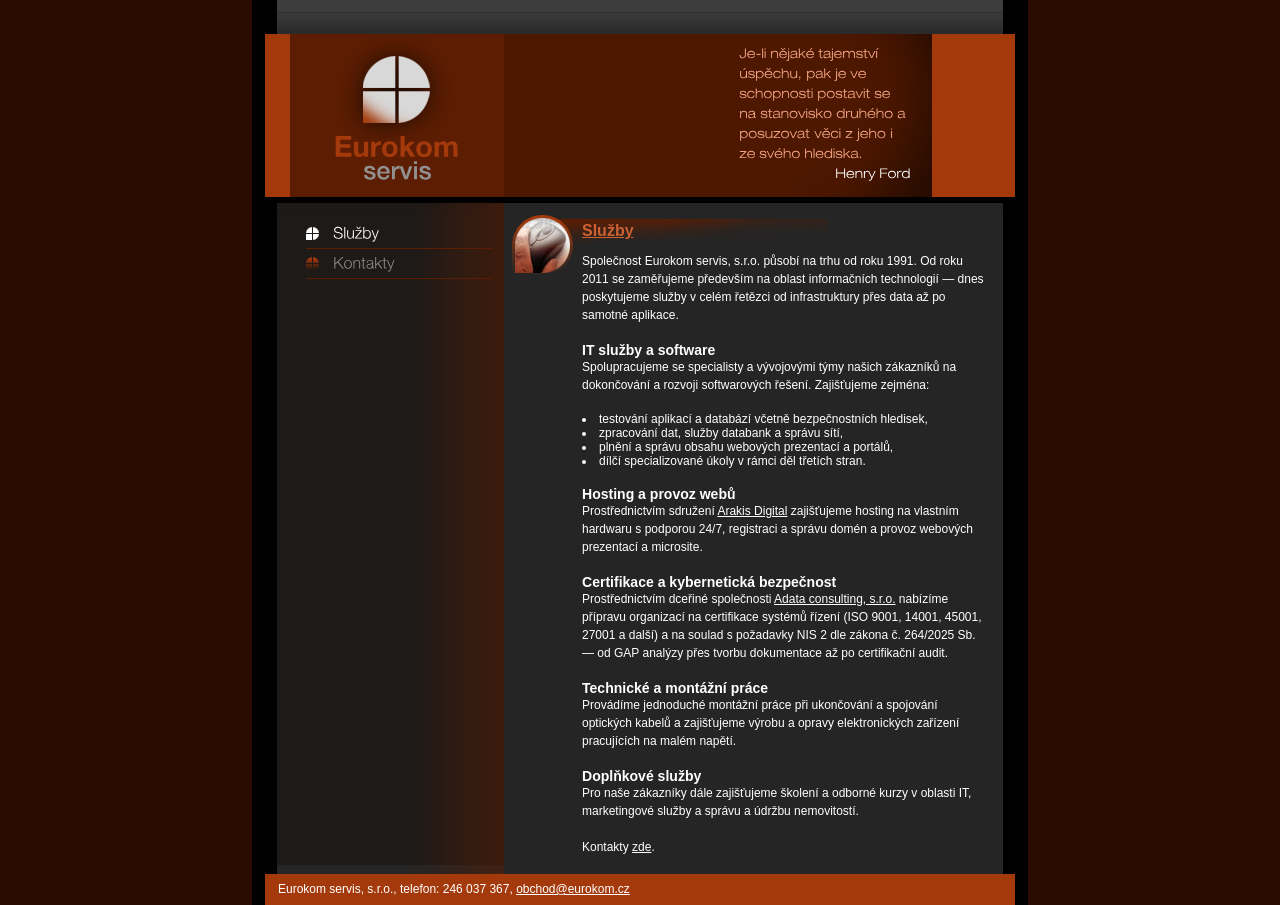
<file: index.html>
<!DOCTYPE html PUBLIC "-//W3C//DTD XHTML 1.0 Strict//EN" "http://www.w3.org/TR/xhtml1/DTD/xhtml1-strict.dtd">
<html xmlns="http://www.w3.org/1999/xhtml">

<head>

<meta http-equiv="Content-Type" content="text/html; charset=utf-8" />
<title>Eurokom servis, s.r.o. — IT služby, hosting a správa dat</title>
<meta name="description" content="Eurokom servis, s.r.o. — IT služby, testování aplikací, zpracování dat, hosting a provoz webů, certifikace ISO a NIS 2. Na trhu od roku 1991." />
<link rel="stylesheet" type="text/css" href="css/eurokom.css" media="screen" />

<script type="text/javascript" src="https://ajax.googleapis.com/ajax/libs/jquery/1.7.2/jquery.js"></script>
<script type="text/javascript" src="./js/cufon-yui.js"></script>
<script src="js/font-replace.js" type="text/javascript"></script>
<script src="js/HelveticaNeueLT_Pro_700b.font.js" type="text/javascript"></script>
<script src="js/Helvetica_Neue_LT_Pro_500m.font.js" type="text/javascript"></script>
<script src="js/Helvetica_Neue_LT_Pro_300ltex.font.js" type="text/javascript"></script>
<script src="js/Helvetica_Neue_LT_Pro_300lt.font.js" type="text/javascript"></script>
</head>

<body>

<!-- Page containers for all pages -->

<div class="mega_container">
	<div class="container">
		<div class="container_in">

<!-- Heading for all pages (heading does not look same on the every page) -->

			<div class="heading1">

			</div>

			<div class="heading2">

			</div>

			<div class="heading3">
				<a class="logo" href="index.html">
					<h1 class="eurokom cfn_b">Eurokom</h1>
					<h1 class="servis cfn_m">servis</h1>
				</a>

				<div class="headpic">

				</div>

				<div class="headline">
					<p class="p1 cfn_ltex">Je-li nějaké tajemství úspěchu, pak je ve schopnosti postavit se na stanovisko druhého a posuzovat věci z jeho i ze svého hlediska.</p>
					<p class="p1 ford cfn_ltex">Henry Ford</p>
				</div>

			</div>

<!-- Main content of current page (or for all pages) -->

			<div class="main_section">

<!-- Menu -->

				<div class="menu">
					<div class="menu_top">
					</div>
					<div class="services cfn_lt">
						Služby
					</div>
					<a class="menu_button cfn_lt" href="contacts.html">Kontakty</a>
				</div>

<!-- Content -->

				<div class="content">
					<h2>Služby</h2>
					<!--div class="picture1"></div-->
					<p class="normal">Společnost Eurokom servis, s.r.o. působí na trhu od roku 1991. Od roku 2011 se zaměřujeme především na oblast informačních technologií — dnes poskytujeme služby v celém řetězci od infrastruktury přes data až po samotné aplikace.</p>

					<h3>IT služby a software</h3>
					<p class="normal">Spolupracujeme se specialisty a vývojovými týmy našich zákazníků na dokončování a rozvoji softwarových řešení. Zajišťujeme zejména:</p>
					<ul>
					<li>testování aplikací a databází včetně bezpečnostních hledisek,</li>
					<li>zpracování dat, služby databank a správu sítí,</li>
					<li>plnění a správu obsahu webových prezentací a portálů,</li>
					<li>dílčí specializované úkoly v rámci děl třetích stran.</li>
					</ul>

					<h3>Hosting a provoz webů</h3>
					<p class="normal">Prostřednictvím sdružení <a class="link1" href="http://arakis-digital.cz/" target="_blank" rel="noopener">Arakis Digital</a> zajišťujeme hosting na vlastním hardwaru s podporou 24/7, registraci a správu domén a provoz webových prezentací a microsite.</p>

					<h3>Certifikace a kybernetická bezpečnost</h3>
					<p class="normal">Prostřednictvím dceřiné společnosti <a class="link1" href="https://www.adataconsulting.cz/" target="_blank" rel="noopener">Adata consulting, s.r.o.</a> nabízíme přípravu organizací na certifikace systémů řízení (ISO 9001, 14001, 45001, 27001 a další) a na soulad s požadavky NIS 2 dle zákona č. 264/2025 Sb. — od GAP analýzy přes tvorbu dokumentace až po certifikační audit.</p>

					<h3>Technické a montážní práce</h3>
					<p class="normal">Provádíme jednoduché montážní práce při ukončování a spojování optických kabelů a zajišťujeme výrobu a opravy elektronických zařízení pracujících na malém napětí.</p>

					<h3>Doplňkové služby</h3>
					<p class="normal">Pro naše zákazníky dále zajišťujeme školení a odborné kurzy v oblasti IT, marketingové služby a správu a údržbu nemovitostí.</p>

					<p class="normal">Kontakty <a class="link1" href="contacts.html">zde</a>.</p>
				</div>

				<div class="menu_bottom">
				</div>
			</div>

<!-- Footer for all pages -->

			<div class="footer">
			<p>Eurokom servis, s.r.o., telefon: 246 037 367, <a class="link1" href="mailto:obchod@eurokom.cz">obchod@eurokom.cz</a></p>
			</div>
		</div>
	</div>
</div>

</body>

</html>
</file>
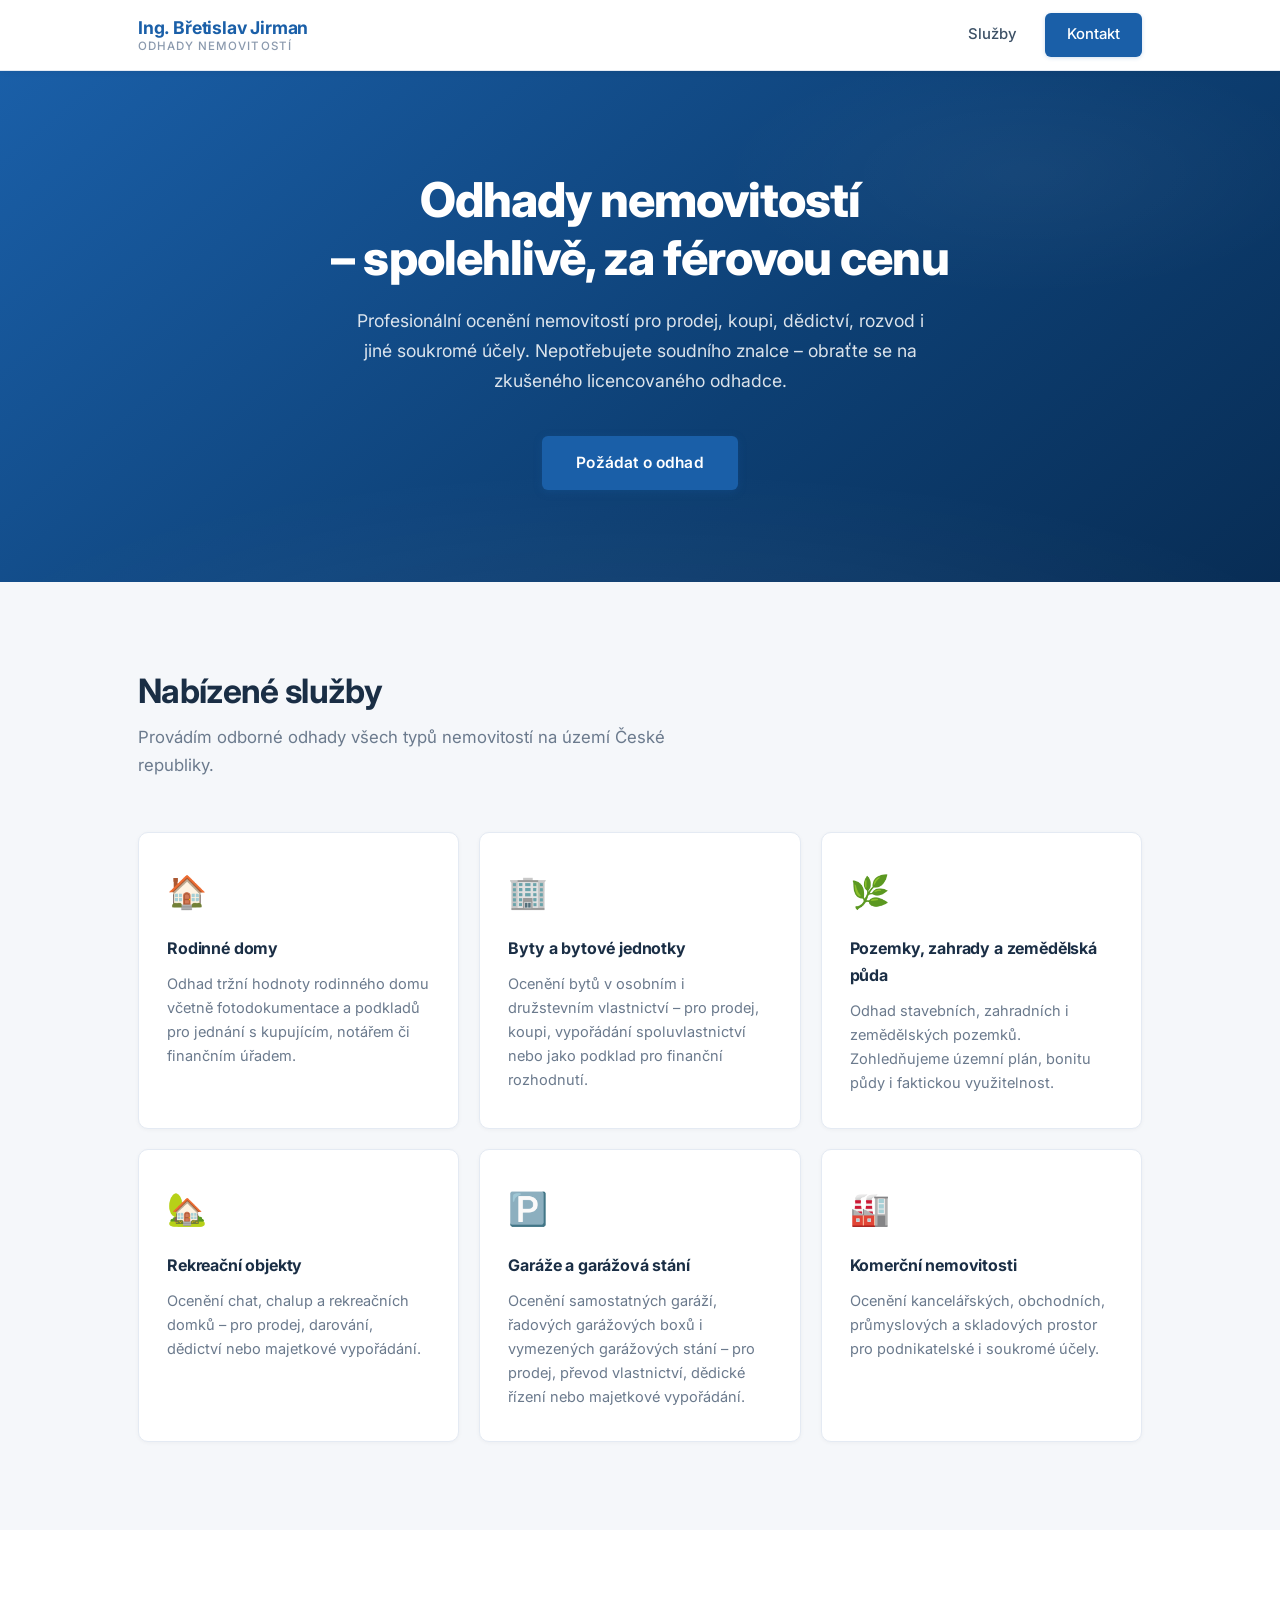
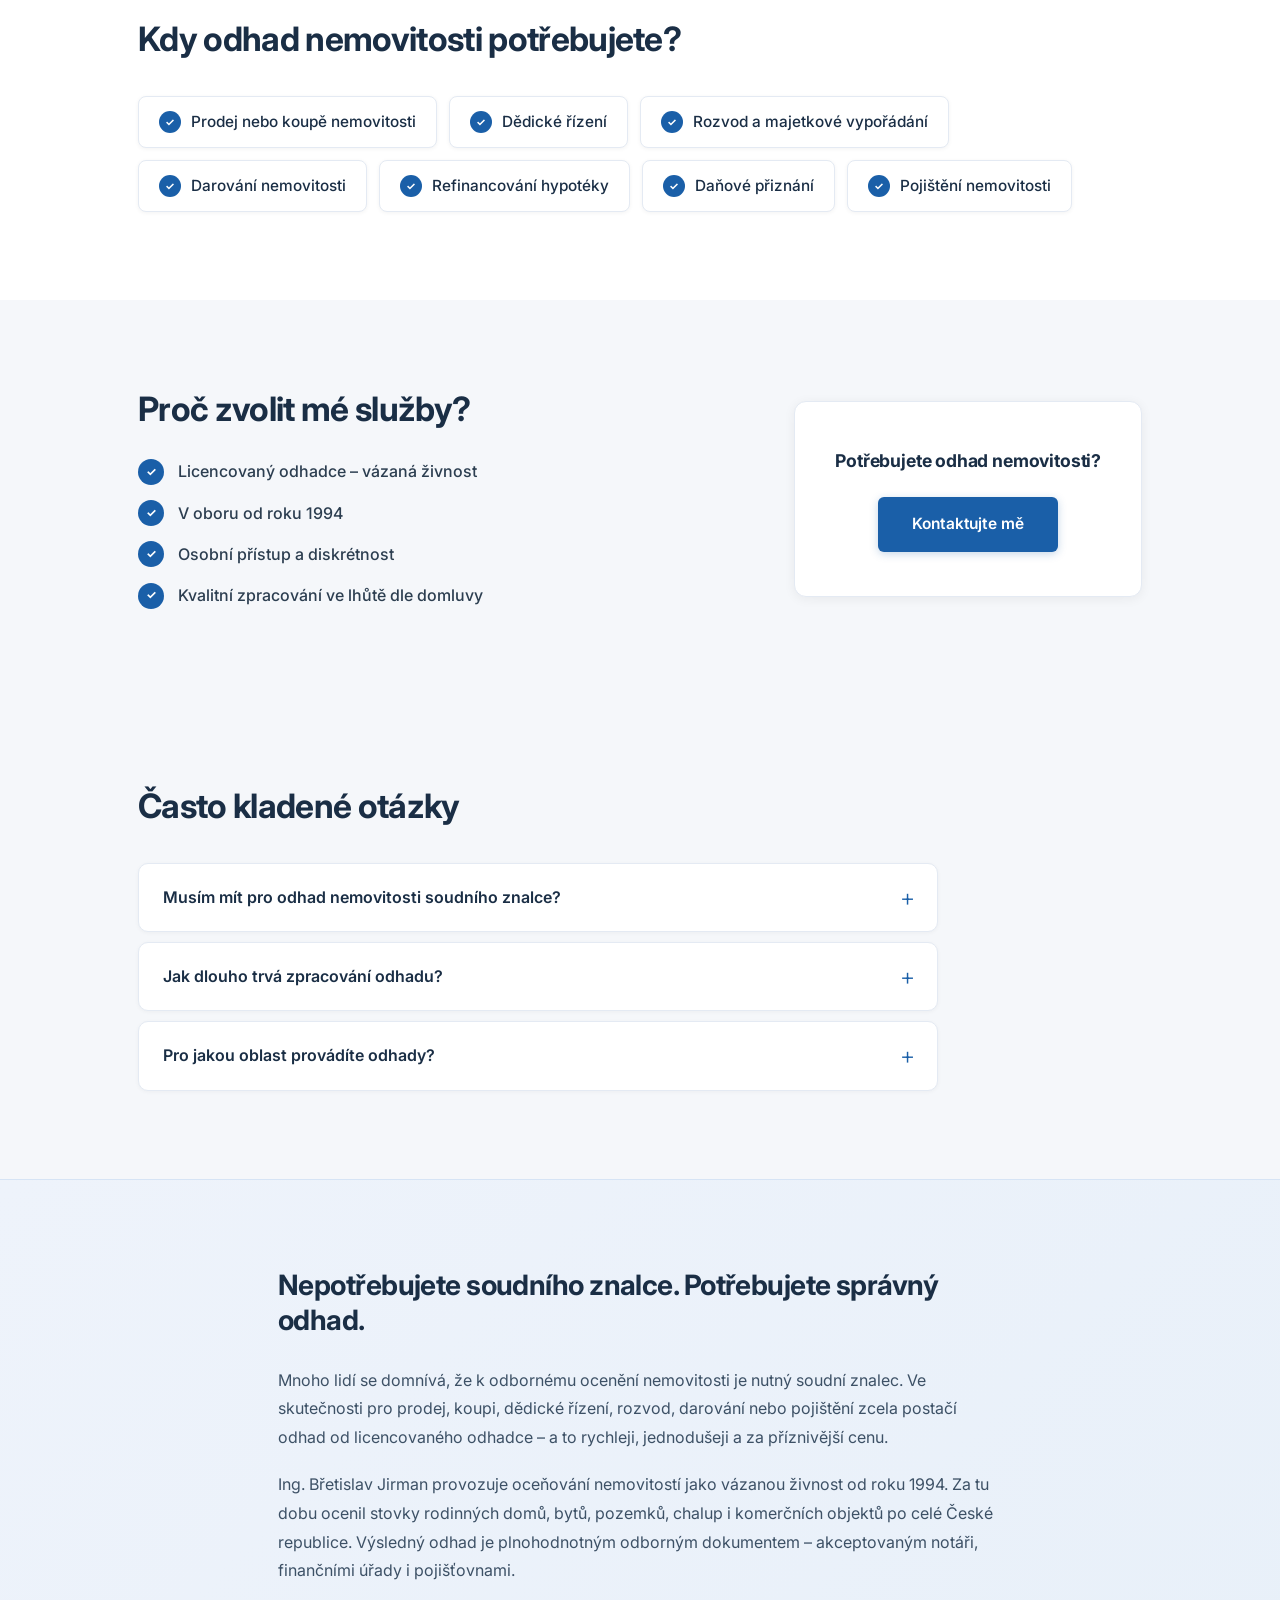
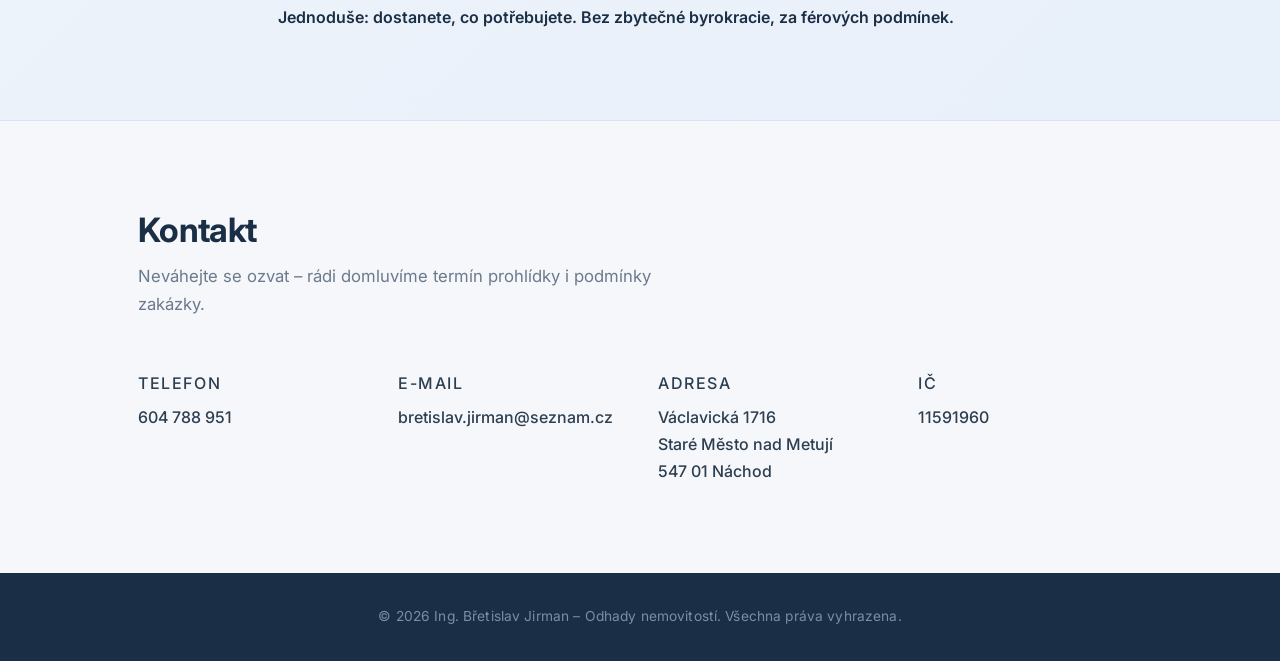
<file: znalec/index.html>
<!DOCTYPE html>
<html lang="cs">
<head>
  <meta charset="UTF-8" />
  <meta name="viewport" content="width=device-width, initial-scale=1.0" />
  <title>Odhad nemovitosti Náchod a okolí | Ing. Břetislav Jirman</title>
  <meta name="description" content="Potřebujete odhad nemovitosti bez soudního znalce? Ocenění domů, bytů, pozemků i chat v Královéhradeckém kraji. Licencovaný odhadce, v oboru od roku 1994. Zavolejte: 604 788 951.">
  <link rel="canonical" href="https://www.jirman.cz/znalec/">

  <meta property="og:type" content="website">
  <meta property="og:url" content="https://www.jirman.cz/znalec/">
  <meta property="og:title" content="Odhad nemovitosti Náchod a okolí | Ing. Břetislav Jirman">
  <meta property="og:description" content="Potřebujete odhad nemovitosti bez soudního znalce? Ocenění domů, bytů, pozemků i chat v Královéhradeckém kraji. Licencovaný odhadce, v oboru od roku 1994. Zavolejte: 604 788 951.">
  <!-- og:image: doplňte konkrétní 1200×630 obrázek -->
  <meta name="twitter:card" content="summary_large_image">

  <script type="application/ld+json">
  {
    "@context": "https://schema.org",
    "@type": "LocalBusiness",
    "name": "Ing. Břetislav Jirman – Odhady nemovitostí",
    "description": "Profesionální odhady nemovitostí – domy, byty, pozemky, chaty. Vázaná živnost, v oboru od roku 1994.",
    "telephone": "+420604788951",
    "email": "bretislav.jirman@seznam.cz",
    "address": {
      "@type": "PostalAddress",
      "streetAddress": "Václavická 1716",
      "addressLocality": "Staré Město nad Metují",
      "postalCode": "547 01",
      "addressCountry": "CZ"
    },
    "areaServed": "Česká republika",
    "foundingDate": "1994"
  }
  </script>

  <link rel="preconnect" href="https://fonts.googleapis.com">
  <link rel="preconnect" href="https://fonts.gstatic.com" crossorigin>
  <link href="https://fonts.googleapis.com/css2?family=Inter:wght@400;500;600;700;800&display=swap" rel="stylesheet">
  <link rel="stylesheet" href="styles.css" />
</head>
<body>

  <!-- HEADER -->
  <header class="site-header">
    <div class="container">
      <div class="logo">
        <span class="logo-name">Ing. Břetislav Jirman</span>
        <span class="logo-tagline">Odhady nemovitostí</span>
      </div>
      <nav class="main-nav">
        <a href="#sluzby">Služby</a>
        <a href="#kontakt" class="btn-nav">Kontakt</a>
      </nav>
    </div>
  </header>

  <!-- HERO -->
  <section class="hero">
    <div class="container">
      <h1>Odhady nemovitostí<br>– spolehlivě, za férovou cenu</h1>
      <p class="hero-sub">Profesionální ocenění nemovitostí pro prodej, koupi, dědictví, rozvod i jiné soukromé účely. Nepotřebujete soudního znalce – obraťte se na zkušeného licencovaného odhadce.</p>
      <a href="#kontakt" class="btn-primary">Požádat o odhad</a>
    </div>
  </section>

  <!-- SLUŽBY -->
  <section id="sluzby" class="services">
    <div class="container">
      <h2>Nabízené služby</h2>
      <p class="section-sub">Provádím odborné odhady všech typů nemovitostí na území České republiky.</p>
      <div class="services-grid">

        <div class="service-card">
          <div class="service-icon">🏠</div>
          <h3>Rodinné domy</h3>
          <p>Odhad tržní hodnoty rodinného domu včetně fotodokumentace a podkladů pro jednání s kupujícím, notářem či finančním úřadem.</p>
        </div>

        <div class="service-card">
          <div class="service-icon">🏢</div>
          <h3>Byty a bytové jednotky</h3>
          <p>Ocenění bytů v osobním i družstevním vlastnictví – pro prodej, koupi, vypořádání spoluvlastnictví nebo jako podklad pro finanční rozhodnutí.</p>
        </div>

        <div class="service-card">
          <div class="service-icon">🌿</div>
          <h3>Pozemky, zahrady a zemědělská půda</h3>
          <p>Odhad stavebních, zahradních i zemědělských pozemků. Zohledňujeme územní plán, bonitu půdy i faktickou využitelnost.</p>
        </div>

        <div class="service-card">
          <div class="service-icon">🏡</div>
          <h3>Rekreační objekty</h3>
          <p>Ocenění chat, chalup a rekreačních domků – pro prodej, darování, dědictví nebo majetkové vypořádání.</p>
        </div>

        <div class="service-card">
          <div class="service-icon">🅿️</div>
          <h3>Garáže a garážová stání</h3>
          <p>Ocenění samostatných garáží, řadových garážových boxů i vymezených garážových stání – pro prodej, převod vlastnictví, dědické řízení nebo majetkové vypořádání.</p>
        </div>

        <div class="service-card">
          <div class="service-icon">🏭</div>
          <h3>Komerční nemovitosti</h3>
          <p>Ocenění kancelářských, obchodních, průmyslových a skladových prostor pro podnikatelské i soukromé účely.</p>
        </div>

      </div>
    </div>
  </section>

  <!-- KDY ODHAD POTŘEBUJETE -->
  <section class="when-needed">
    <div class="container">
      <h2>Kdy odhad nemovitosti potřebujete?</h2>
      <ul class="when-list">
        <li>Prodej nebo koupě nemovitosti</li>
        <li>Dědické řízení</li>
        <li>Rozvod a majetkové vypořádání</li>
        <li>Darování nemovitosti</li>
        <li>Refinancování hypotéky</li>
        <li>Daňové přiznání</li>
        <li>Pojištění nemovitosti</li>
      </ul>
    </div>
  </section>

  <!-- PROČ JÁ -->
  <section class="why">
    <div class="container why-inner">
      <div class="why-text">
        <h2>Proč zvolit mé služby?</h2>
        <ul class="why-list">
          <li><span class="check">✓</span> Licencovaný odhadce – vázaná živnost</li>
          <li><span class="check">✓</span> V oboru od roku 1994</li>
          <li><span class="check">✓</span> Osobní přístup a diskrétnost</li>
          <li><span class="check">✓</span> Kvalitní zpracování ve lhůtě dle domluvy</li>
        </ul>
      </div>
      <div class="why-cta">
        <p>Potřebujete odhad nemovitosti?</p>
        <a href="#kontakt" class="btn-primary">Kontaktujte mě</a>
      </div>
    </div>
  </section>

  <!-- FAQ -->
  <section class="faq">
    <div class="container">
      <h2>Často kladené otázky</h2>
      <div class="faq-list">

        <details class="faq-item">
          <summary class="faq-question">Musím mít pro odhad nemovitosti soudního znalce?</summary>
          <div class="faq-answer">
            <p>Pro většinu běžných účelů – prodej, dědictví, rozvod, darování nebo refinancování – soudního znalce nepotřebujete. Postačí odhad od licencovaného odhadce provozujícího oceňování jako vázanou živnost. Je to rychlejší a cenově výhodnější.</p>
          </div>
        </details>

        <details class="faq-item">
          <summary class="faq-question">Jak dlouho trvá zpracování odhadu?</summary>
          <div class="faq-answer">
            <p>Termín zpracování domluvíme individuálně dle vašich potřeb a situace.</p>
          </div>
        </details>

        <details class="faq-item">
          <summary class="faq-question">Pro jakou oblast provádíte odhady?</summary>
          <div class="faq-answer">
            <p>Provádím odhady nemovitostí na celém území České republiky. Nejčastěji se jedná o nemovitosti v Náchodě, okolních obcích a v celém Královéhradeckém kraji.</p>
          </div>
        </details>

      </div>
    </div>
  </section>

  <!-- PR SEKCE -->
  <section class="pr-section">
    <div class="container pr-inner">
      <h2>Nepotřebujete soudního znalce. Potřebujete správný odhad.</h2>
      <p>Mnoho lidí se domnívá, že k odbornému ocenění nemovitosti je nutný soudní znalec. Ve skutečnosti pro prodej, koupi, dědické řízení, rozvod, darování nebo pojištění zcela postačí odhad od licencovaného odhadce – a to rychleji, jednodušeji a za příznivější cenu.</p>
      <p>Ing. Břetislav Jirman provozuje oceňování nemovitostí jako vázanou živnost od roku 1994. Za tu dobu ocenil stovky rodinných domů, bytů, pozemků, chalup i komerčních objektů po celé České republice. Výsledný odhad je plnohodnotným odborným dokumentem – akceptovaným notáři, finančními úřady i pojišťovnami.</p>
      <p>Jednoduše: dostanete, co potřebujete. Bez zbytečné byrokracie, za férových podmínek.</p>
    </div>
  </section>

  <!-- KONTAKT -->
  <section id="kontakt" class="contact">
    <div class="container">
      <h2>Kontakt</h2>
      <p class="section-sub">Neváhejte se ozvat – rádi domluvíme termín prohlídky i podmínky zakázky.</p>

      <div class="contact-info-only">
        <div class="contact-item">
          <span class="contact-label">Telefon</span>
          <a href="tel:+420604788951">604 788 951</a>
        </div>
        <div class="contact-item">
          <span class="contact-label">E-mail</span>
          <a href="mailto:bretislav.jirman@seznam.cz">bretislav.jirman@seznam.cz</a>
        </div>
        <div class="contact-item">
          <span class="contact-label">Adresa</span>
          <span>Václavická 1716<br>Staré Město nad Metují<br>547 01 Náchod</span>
        </div>
        <div class="contact-item">
          <span class="contact-label">IČ</span>
          <a href="https://rzp.gov.cz/verejne-udaje/cs/udaje/vyber-subjektu;ico=11591960;roleSubjektu=P" target="_blank" rel="noopener">11591960</a>
        </div>
      </div>
    </div>
  </section>

  <!-- FOOTER -->
  <footer class="site-footer">
    <div class="container">
      <p>&copy; 2026 Ing. Břetislav Jirman – Odhady nemovitostí. Všechna práva vyhrazena.</p>
    </div>
  </footer>

</body>
</html>
</file>
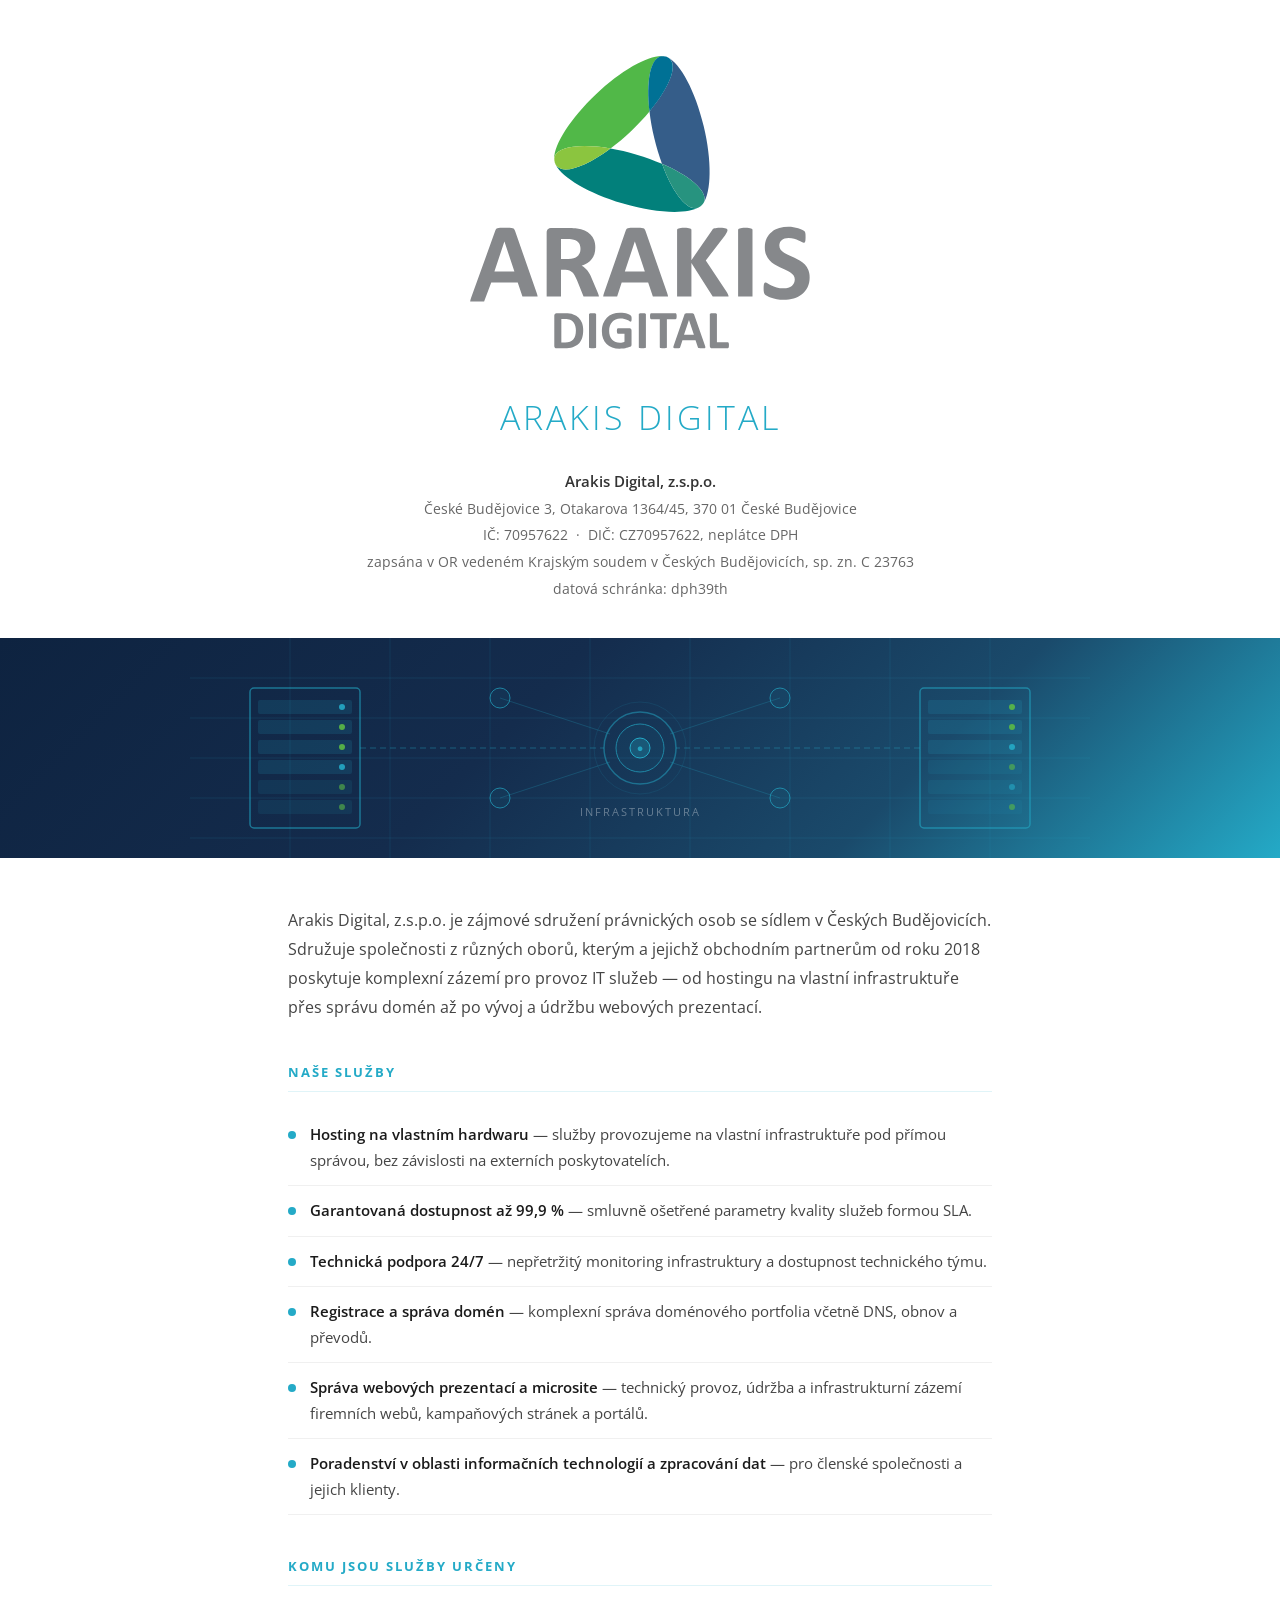
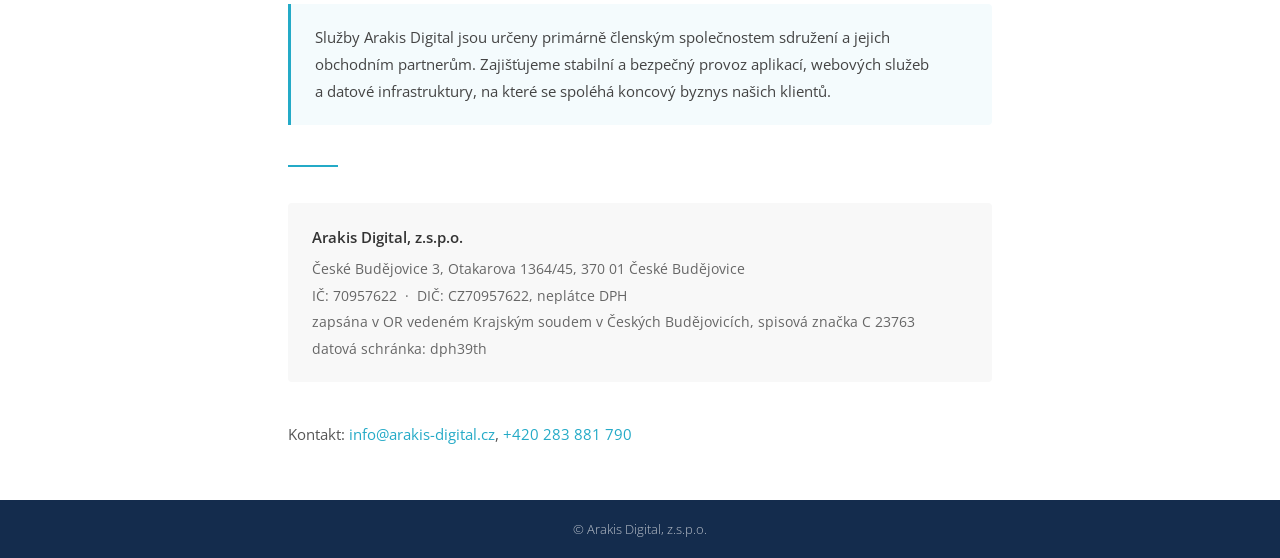
<file: ArakisDigital.html>
<!doctype html>
<html lang="cs">
<head>

<!-- ===================================================================== -->
<!-- ZÁKLADNÍ TECHNICKÉ TAGY                                               -->
<!-- ===================================================================== -->
<meta charset="UTF-8">
<meta http-equiv="X-UA-Compatible" content="IE=edge">
<meta name="viewport" content="width=device-width, initial-scale=1, shrink-to-fit=no">
<meta name="format-detection" content="telephone=yes">
<meta name="theme-color" content="#ffffff">
<meta name="color-scheme" content="light dark">

<!-- ===================================================================== -->
<!-- SEO ZÁKLAD                                                             -->
<!-- ===================================================================== -->
<title>Arakis Digital, z.s.p.o. – Hosting na vlastním HW a podpora 24/7</title>
<meta name="description" content="Arakis Digital, z.s.p.o. – hosting na vlastní infrastruktuře, garantovaná dostupnost 99,9 %, podpora 24/7, správa domén a webových prezentací. Sídlo České Budějovice.">
<meta name="keywords" content="hosting, vlastní hardware, SLA, dostupnost 99,9 %, podpora 24/7, správa domén, webhosting, microsite, IT poradenství, České Budějovice, Arakis Digital">
<meta name="author" content="Arakis Digital, z.s.p.o.">
<meta name="publisher" content="Arakis Digital, z.s.p.o.">
<meta name="copyright" content="Arakis Digital, z.s.p.o.">
<meta name="language" content="cs">
<meta name="robots" content="index, follow, max-snippet:-1, max-image-preview:large, max-video-preview:-1">
<meta name="googlebot" content="index, follow">
<meta name="rating" content="general">
<meta name="revisit-after" content="14 days">
<link rel="canonical" href="https://arakis-digital.cz/">

<!-- ===================================================================== -->
<!-- GEO LOKALIZACE (České Budějovice)                                      -->
<!-- ===================================================================== -->
<meta name="geo.region" content="CZ-31">
<meta name="geo.placename" content="České Budějovice">
<meta name="geo.position" content="48.9745;14.4744">
<meta name="ICBM" content="48.9745, 14.4744">

<!-- ===================================================================== -->
<!-- OPEN GRAPH (Facebook, LinkedIn, sdílení odkazů)                        -->
<!-- ===================================================================== -->
<meta property="og:type" content="website">
<meta property="og:site_name" content="Arakis Digital">
<meta property="og:title" content="Arakis Digital – Hosting na vlastním HW a podpora 24/7">
<meta property="og:description" content="Hosting na vlastní infrastruktuře, garantovaná dostupnost 99,9 %, podpora 24/7, správa domén a webových prezentací.">
<meta property="og:url" content="https://arakis-digital.cz/">
<meta property="og:locale" content="cs_CZ">
<meta property="og:image" content="https://arakis-digital.cz/img/arakis-digital-og.png">
<meta property="og:image:secure_url" content="https://arakis-digital.cz/img/arakis-digital-og.png">
<meta property="og:image:type" content="image/png">
<meta property="og:image:width" content="1200">
<meta property="og:image:height" content="630">
<meta property="og:image:alt" content="Arakis Digital – hostingová infrastruktura">

<!-- ===================================================================== -->
<!-- TWITTER CARD                                                           -->
<!-- ===================================================================== -->
<meta name="twitter:card" content="summary_large_image">
<meta name="twitter:title" content="Arakis Digital – Hosting na vlastním HW a podpora 24/7">
<meta name="twitter:description" content="Hosting na vlastní infrastruktuře, garantovaná dostupnost 99,9 %, podpora 24/7, správa domén a webových prezentací.">
<meta name="twitter:image" content="https://arakis-digital.cz/img/arakis-digital-og.png">
<meta name="twitter:image:alt" content="Arakis Digital – hostingová infrastruktura">

<!-- ===================================================================== -->
<!-- IKONY (favicon a app icony)                                            -->
<!-- ===================================================================== -->
<link rel="icon" type="image/svg+xml" href="/img/arakis_digital.svg">
<link rel="icon" type="image/png" sizes="32x32" href="/favicon-32x32.png">
<link rel="icon" type="image/png" sizes="16x16" href="/favicon-16x16.png">
<link rel="apple-touch-icon" sizes="180x180" href="/apple-touch-icon.png">
<link rel="manifest" href="/site.webmanifest">
<link rel="mask-icon" href="/safari-pinned-tab.svg" content="#000000">

<!-- ===================================================================== -->
<!-- ALTERNATIVNÍ ZDROJE                                                    -->
<!-- ===================================================================== -->
<link rel="sitemap" type="application/xml" href="/sitemap.xml">
<link rel="alternate" hreflang="cs" href="https://arakis-digital.cz/">
<link rel="alternate" hreflang="x-default" href="https://arakis-digital.cz/">

<!-- ===================================================================== -->
<!-- DUBLIN CORE (formálnější metadata)                                     -->
<!-- ===================================================================== -->
<meta name="DC.title" content="Arakis Digital, z.s.p.o.">
<meta name="DC.creator" content="Arakis Digital, z.s.p.o.">
<meta name="DC.subject" content="Hosting, IT služby, správa domén, webové prezentace">
<meta name="DC.description" content="Hosting na vlastním hardwaru, podpora 24/7, garantovaná dostupnost 99,9 %, správa domén a webových prezentací.">
<meta name="DC.publisher" content="Arakis Digital, z.s.p.o.">
<meta name="DC.language" content="cs">
<meta name="DC.coverage" content="Czech Republic">
<meta name="DC.rights" content="© Arakis Digital, z.s.p.o.">

<!-- ===================================================================== -->
<!-- KONTAKTNÍ ÚDAJE V METADATECH                                           -->
<!-- ===================================================================== -->
<meta name="contact" content="info@arakis-digital.cz">
<meta name="reply-to" content="info@arakis-digital.cz">

<!-- ===================================================================== -->
<!-- STRUKTUROVANÁ DATA – Schema.org JSON-LD (důležité pro Google)          -->
<!-- ===================================================================== -->
<script type="application/ld+json">
{
  "@context": "https://schema.org",
  "@type": "Organization",
  "name": "Arakis Digital, z.s.p.o.",
  "alternateName": "Arakis Digital",
  "url": "https://arakis-digital.cz/",
  "logo": "https://arakis-digital.cz/img/arakis_digital.svg",
  "description": "Zájmové sdružení právnických osob poskytující hosting na vlastním hardwaru, správu domén, webových prezentací a IT poradenství.",
  "foundingDate": "2018",
  "email": "info@arakis-digital.cz",
  "telephone": "+420283881790",
  "vatID": "CZ70957622",
  "taxID": "70957622",
  "identifier": [
    { "@type": "PropertyValue", "propertyID": "IČ", "value": "70957622" },
    { "@type": "PropertyValue", "propertyID": "DIČ", "value": "CZ70957622" },
    { "@type": "PropertyValue", "propertyID": "Datová schránka", "value": "dph39th" }
  ],
  "address": {
    "@type": "PostalAddress",
    "streetAddress": "Otakarova 1364/45",
    "addressLocality": "České Budějovice 3",
    "postalCode": "37001",
    "addressRegion": "Jihočeský kraj",
    "addressCountry": "CZ"
  },
  "geo": {
    "@type": "GeoCoordinates",
    "latitude": 48.9745,
    "longitude": 14.4744
  },
  "contactPoint": {
    "@type": "ContactPoint",
    "telephone": "+420283881790",
    "email": "info@arakis-digital.cz",
    "contactType": "customer support",
    "availableLanguage": ["Czech", "English"],
    "hoursAvailable": {
      "@type": "OpeningHoursSpecification",
      "dayOfWeek": ["Monday","Tuesday","Wednesday","Thursday","Friday","Saturday","Sunday"],
      "opens": "00:00",
      "closes": "23:59"
    }
  },
  "areaServed": { "@type": "Country", "name": "Czech Republic" },
  "knowsAbout": [
    "Webhosting","Správa serverů","Správa domén",
    "Webové prezentace","Microsite","IT poradenství","Zpracování dat"
  ]
}
</script>

<script type="application/ld+json">
{
  "@context": "https://schema.org",
  "@type": "WebSite",
  "name": "Arakis Digital",
  "url": "https://arakis-digital.cz/",
  "inLanguage": "cs-CZ",
  "publisher": {
    "@type": "Organization",
    "name": "Arakis Digital, z.s.p.o."
  }
}
</script>

<!-- ===================================================================== -->
<!-- FONT                                                                   -->
<!-- ===================================================================== -->
<link href="https://fonts.googleapis.com/css?family=Open+Sans:300,400,600,700&subset=latin,latin-ext" rel="stylesheet" type="text/css">
    <style>
        * { box-sizing: border-box; margin: 0; padding: 0; }

        body {
            font-family: 'Open Sans', sans-serif;
            font-size: 16px;
            line-height: 1.7;
            color: #333333;
            background-color: #ffffff;
            display: flex;
            flex-direction: column;
            min-height: 100vh;
        }

        /* ── Header ── */
        .page-header {
            text-align: center;
            padding: 56px 20px 36px;
            background: #ffffff;
        }

        .logo-wrap {
            display: inline-block;
            width: 100%;
            max-width: 340px;
            margin-bottom: 32px;
        }

        .logo-wrap img {
            width: 100%;
            height: auto;
            display: block;
        }

        h1 {
            font-size: 34px;
            font-weight: 300;
            text-transform: uppercase;
            letter-spacing: 3px;
            color: #24aac7;
            margin-bottom: 20px;
        }

        .company-info {
            font-size: 14px;
            line-height: 1.9;
            color: #666666;
        }

        .company-info .company-name {
            font-weight: 600;
            font-size: 15px;
            color: #333333;
        }

        /* ── Illustration banner ── */
        .illustration {
            width: 100%;
            background: linear-gradient(135deg, #0e2340 0%, #142c4d 40%, #1a4a6b 70%, #24aac7 100%);
            display: flex;
            justify-content: center;
            align-items: center;
            padding: 0;
            overflow: hidden;
            line-height: 0;
        }

        .illustration svg {
            width: 100%;
            max-width: 900px;
            height: auto;
            display: block;
        }

        /* ── Main content ── */
        .main-content {
            flex: 1;
            max-width: 760px;
            margin: 0 auto;
            padding: 48px 28px 52px;
            width: 100%;
        }

        .intro {
            font-size: 16px;
            color: #444444;
            margin-bottom: 40px;
            line-height: 1.8;
        }

        /* ── Section headings ── */
        .section-heading {
            font-size: 13px;
            font-weight: 700;
            text-transform: uppercase;
            letter-spacing: 2px;
            color: #24aac7;
            margin-bottom: 18px;
            padding-bottom: 8px;
            border-bottom: 1px solid #e0f4f8;
        }

        /* ── Services list ── */
        .services-list {
            list-style: none;
            margin-bottom: 40px;
        }

        .services-list li {
            position: relative;
            padding: 12px 0 12px 22px;
            border-bottom: 1px solid #f0f0f0;
            font-size: 15px;
            color: #444444;
            line-height: 1.7;
        }

        .services-list li::before {
            content: '';
            position: absolute;
            left: 0;
            top: 21px;
            width: 8px;
            height: 8px;
            border-radius: 50%;
            background: #24aac7;
            flex-shrink: 0;
        }

        .services-list li strong {
            color: #1a1a1a;
            font-weight: 600;
        }

        /* ── Target audience ── */
        .target {
            background: #f4fbfd;
            border-left: 3px solid #24aac7;
            padding: 20px 24px;
            font-size: 15px;
            color: #444444;
            line-height: 1.8;
            margin-bottom: 40px;
            border-radius: 0 4px 4px 0;
        }

        /* ── Divider ── */
        .divider {
            width: 50px;
            height: 2px;
            background: #24aac7;
            margin: 0 0 36px 0;
        }

        /* ── Contact ── */
        .contact-block {
            font-size: 15px;
            color: #555555;
        }

        .contact-block a {
            color: #24aac7;
            text-decoration: none;
        }

        .contact-block a:hover {
            text-decoration: underline;
        }

        /* ── Footer ── */
        footer {
            background-color: #142c4d;
            color: rgba(255,255,255,0.7);
            text-align: center;
            padding: 18px 20px;
            font-size: 13px;
            font-weight: 300;
        }

        /* ── Company info block ── */
        .meta-block {
            background: #f8f8f8;
            border-radius: 4px;
            padding: 20px 24px;
            margin-bottom: 40px;
            font-size: 14px;
            color: #666;
            line-height: 1.9;
        }

        .meta-block .company-name {
            font-weight: 600;
            font-size: 15px;
            color: #333;
            display: block;
            margin-bottom: 4px;
        }

        @media (max-width: 600px) {
            h1 { font-size: 24px; letter-spacing: 2px; }
            .logo-wrap { max-width: 240px; }
            .main-content { padding: 36px 18px 44px; }
        }
    </style>
</head>
<body>

    <!-- Header -->
    <div class="page-header">
        <div class="logo-wrap">
            <img src="img/arakis_digital.svg" alt="Arakis Digital">
        </div>
        <h1>Arakis Digital</h1>
        <div class="company-info">
            <span class="company-name">Arakis Digital, z.s.p.o.</span><br>
            České Budějovice 3, Otakarova 1364/45, 370 01 České Budějovice<br>
            IČ: 70957622 &nbsp;·&nbsp; DIČ: CZ70957622, neplátce DPH<br>
            zapsána v OR vedeném Krajským soudem v Českých Budějovicích, sp. zn. C 23763<br>
            datová schránka: dph39th
        </div>
    </div>

    <!-- Illustration -->
    <div class="illustration">
        <svg viewBox="0 0 900 220" xmlns="http://www.w3.org/2000/svg" aria-hidden="true">
            <!-- Background grid lines -->
            <g stroke="rgba(36,170,199,0.12)" stroke-width="1">
                <line x1="0" y1="40"  x2="900" y2="40"/>
                <line x1="0" y1="80"  x2="900" y2="80"/>
                <line x1="0" y1="120" x2="900" y2="120"/>
                <line x1="0" y1="160" x2="900" y2="160"/>
                <line x1="0" y1="200" x2="900" y2="200"/>
                <line x1="100" y1="0" x2="100" y2="220"/>
                <line x1="200" y1="0" x2="200" y2="220"/>
                <line x1="300" y1="0" x2="300" y2="220"/>
                <line x1="400" y1="0" x2="400" y2="220"/>
                <line x1="500" y1="0" x2="500" y2="220"/>
                <line x1="600" y1="0" x2="600" y2="220"/>
                <line x1="700" y1="0" x2="700" y2="220"/>
                <line x1="800" y1="0" x2="800" y2="220"/>
            </g>

            <!-- Server rack left -->
            <rect x="60" y="50" width="110" height="140" rx="4" fill="none" stroke="#24aac7" stroke-width="1.5" opacity="0.6"/>
            <rect x="68" y="62" width="94" height="14" rx="2" fill="#24aac7" opacity="0.15"/>
            <rect x="68" y="82" width="94" height="14" rx="2" fill="#24aac7" opacity="0.15"/>
            <rect x="68" y="102" width="94" height="14" rx="2" fill="#24aac7" opacity="0.15"/>
            <rect x="68" y="122" width="94" height="14" rx="2" fill="#24aac7" opacity="0.15"/>
            <rect x="68" y="142" width="94" height="14" rx="2" fill="#24aac7" opacity="0.10"/>
            <rect x="68" y="162" width="94" height="14" rx="2" fill="#24aac7" opacity="0.10"/>
            <!-- LED dots -->
            <circle cx="152" cy="69"  r="3" fill="#24aac7" opacity="0.9"/>
            <circle cx="152" cy="89"  r="3" fill="#5bba45" opacity="0.9"/>
            <circle cx="152" cy="109" r="3" fill="#5bba45" opacity="0.9"/>
            <circle cx="152" cy="129" r="3" fill="#24aac7" opacity="0.9"/>
            <circle cx="152" cy="149" r="3" fill="#5bba45" opacity="0.6"/>
            <circle cx="152" cy="169" r="3" fill="#5bba45" opacity="0.6"/>

            <!-- Server rack right -->
            <rect x="730" y="50" width="110" height="140" rx="4" fill="none" stroke="#24aac7" stroke-width="1.5" opacity="0.6"/>
            <rect x="738" y="62" width="94" height="14" rx="2" fill="#24aac7" opacity="0.15"/>
            <rect x="738" y="82" width="94" height="14" rx="2" fill="#24aac7" opacity="0.15"/>
            <rect x="738" y="102" width="94" height="14" rx="2" fill="#24aac7" opacity="0.15"/>
            <rect x="738" y="122" width="94" height="14" rx="2" fill="#24aac7" opacity="0.10"/>
            <rect x="738" y="142" width="94" height="14" rx="2" fill="#24aac7" opacity="0.10"/>
            <rect x="738" y="162" width="94" height="14" rx="2" fill="#24aac7" opacity="0.08"/>
            <circle cx="822" cy="69"  r="3" fill="#5bba45" opacity="0.9"/>
            <circle cx="822" cy="89"  r="3" fill="#5bba45" opacity="0.9"/>
            <circle cx="822" cy="109" r="3" fill="#24aac7" opacity="0.9"/>
            <circle cx="822" cy="129" r="3" fill="#5bba45" opacity="0.6"/>
            <circle cx="822" cy="149" r="3" fill="#24aac7" opacity="0.6"/>
            <circle cx="822" cy="169" r="3" fill="#5bba45" opacity="0.6"/>

            <!-- Central hub -->
            <circle cx="450" cy="110" r="36" fill="none" stroke="#24aac7" stroke-width="1.5" opacity="0.5"/>
            <circle cx="450" cy="110" r="24" fill="rgba(36,170,199,0.08)" stroke="#24aac7" stroke-width="1" opacity="0.7"/>
            <circle cx="450" cy="110" r="10" fill="rgba(36,170,199,0.25)" stroke="#24aac7" stroke-width="1"/>
            <!-- Pulse ring -->
            <circle cx="450" cy="110" r="46" fill="none" stroke="#24aac7" stroke-width="0.5" opacity="0.25"/>

            <!-- Connection lines: racks → hub -->
            <line x1="170" y1="110" x2="414" y2="110" stroke="#24aac7" stroke-width="1" opacity="0.4" stroke-dasharray="6 4"/>
            <line x1="730" y1="110" x2="486" y2="110" stroke="#24aac7" stroke-width="1" opacity="0.4" stroke-dasharray="6 4"/>

            <!-- Sub-nodes -->
            <circle cx="310" cy="60"  r="10" fill="rgba(36,170,199,0.1)" stroke="#24aac7" stroke-width="1" opacity="0.7"/>
            <circle cx="310" cy="160" r="10" fill="rgba(36,170,199,0.1)" stroke="#24aac7" stroke-width="1" opacity="0.7"/>
            <circle cx="590" cy="60"  r="10" fill="rgba(36,170,199,0.1)" stroke="#24aac7" stroke-width="1" opacity="0.7"/>
            <circle cx="590" cy="160" r="10" fill="rgba(36,170,199,0.1)" stroke="#24aac7" stroke-width="1" opacity="0.7"/>

            <line x1="310" y1="60"  x2="420" y2="96"  stroke="#24aac7" stroke-width="0.8" opacity="0.3"/>
            <line x1="310" y1="160" x2="420" y2="124" stroke="#24aac7" stroke-width="0.8" opacity="0.3"/>
            <line x1="590" y1="60"  x2="480" y2="96"  stroke="#24aac7" stroke-width="0.8" opacity="0.3"/>
            <line x1="590" y1="160" x2="480" y2="124" stroke="#24aac7" stroke-width="0.8" opacity="0.3"/>

            <!-- Domain / globe icon at center -->
            <text x="450" y="114" text-anchor="middle" font-family="sans-serif" font-size="11" fill="#24aac7" opacity="0.9">●</text>

            <!-- Label -->
            <text x="450" y="178" text-anchor="middle" font-family="'Open Sans', sans-serif" font-size="11" fill="rgba(255,255,255,0.35)" letter-spacing="2">INFRASTRUKTURA</text>
        </svg>
    </div>

    <!-- Main content -->
    <main class="main-content">

        <p class="intro">
            Arakis Digital, z.s.p.o. je zájmové sdružení právnických osob se sídlem v&nbsp;Českých Budějovicích.
            Sdružuje společnosti z&nbsp;různých oborů, kterým a&nbsp;jejichž obchodním partnerům od&nbsp;roku&nbsp;2018
            poskytuje komplexní zázemí pro&nbsp;provoz IT&nbsp;služeb — od&nbsp;hostingu na&nbsp;vlastní infrastruktuře
            přes správu domén až&nbsp;po&nbsp;vývoj a&nbsp;údržbu webových prezentací.
        </p>

        <div class="section-heading">Naše služby</div>
        <ul class="services-list">
            <li>
                <strong>Hosting na vlastním hardwaru</strong> —
                služby provozujeme na vlastní infrastruktuře pod přímou správou, bez závislosti na externích poskytovatelích.
            </li>
            <li>
                <strong>Garantovaná dostupnost až 99,9&nbsp;%</strong> —
                smluvně ošetřené parametry kvality služeb formou SLA.
            </li>
            <li>
                <strong>Technická podpora 24/7</strong> —
                nepřetržitý monitoring infrastruktury a dostupnost technického týmu.
            </li>
            <li>
                <strong>Registrace a správa domén</strong> —
                komplexní správa doménového portfolia včetně DNS, obnov a převodů.
            </li>
            <li>
                <strong>Správa webových prezentací a microsite</strong> —
                technický provoz, údržba a infrastrukturní zázemí firemních webů, kampaňových stránek a portálů.
            </li>
            <li>
                <strong>Poradenství v oblasti informačních technologií a zpracování dat</strong> —
                pro členské společnosti a jejich klienty.
            </li>
        </ul>

        <div class="section-heading">Komu jsou služby určeny</div>
        <div class="target">
            Služby Arakis Digital jsou určeny primárně členským společnostem sdružení a&nbsp;jejich obchodním partnerům.
            Zajišťujeme stabilní a&nbsp;bezpečný provoz aplikací, webových služeb a&nbsp;datové infrastruktury,
            na&nbsp;které se&nbsp;spoléhá koncový byznys našich klientů.
        </div>

        <div class="divider"></div>

        <div class="meta-block">
            <span class="company-name">Arakis Digital, z.s.p.o.</span>
            České Budějovice 3, Otakarova 1364/45, 370 01 České Budějovice<br>
            IČ: 70957622 &nbsp;·&nbsp; DIČ: CZ70957622, neplátce DPH<br>
            zapsána v OR vedeném Krajským soudem v Českých Budějovicích, spisová značka C 23763<br>
            datová schránka: dph39th
        </div>

        <div class="contact-block">
            Kontakt:
            <a href="mailto:info@arakis-digital.cz">info@arakis-digital.cz</a>,
            <a href="tel:+420283881790">+420&nbsp;283&nbsp;881&nbsp;790</a>
        </div>

    </main>

    <footer>
        &copy; Arakis Digital, z.s.p.o.
    </footer>

</body>
</html>
</file>
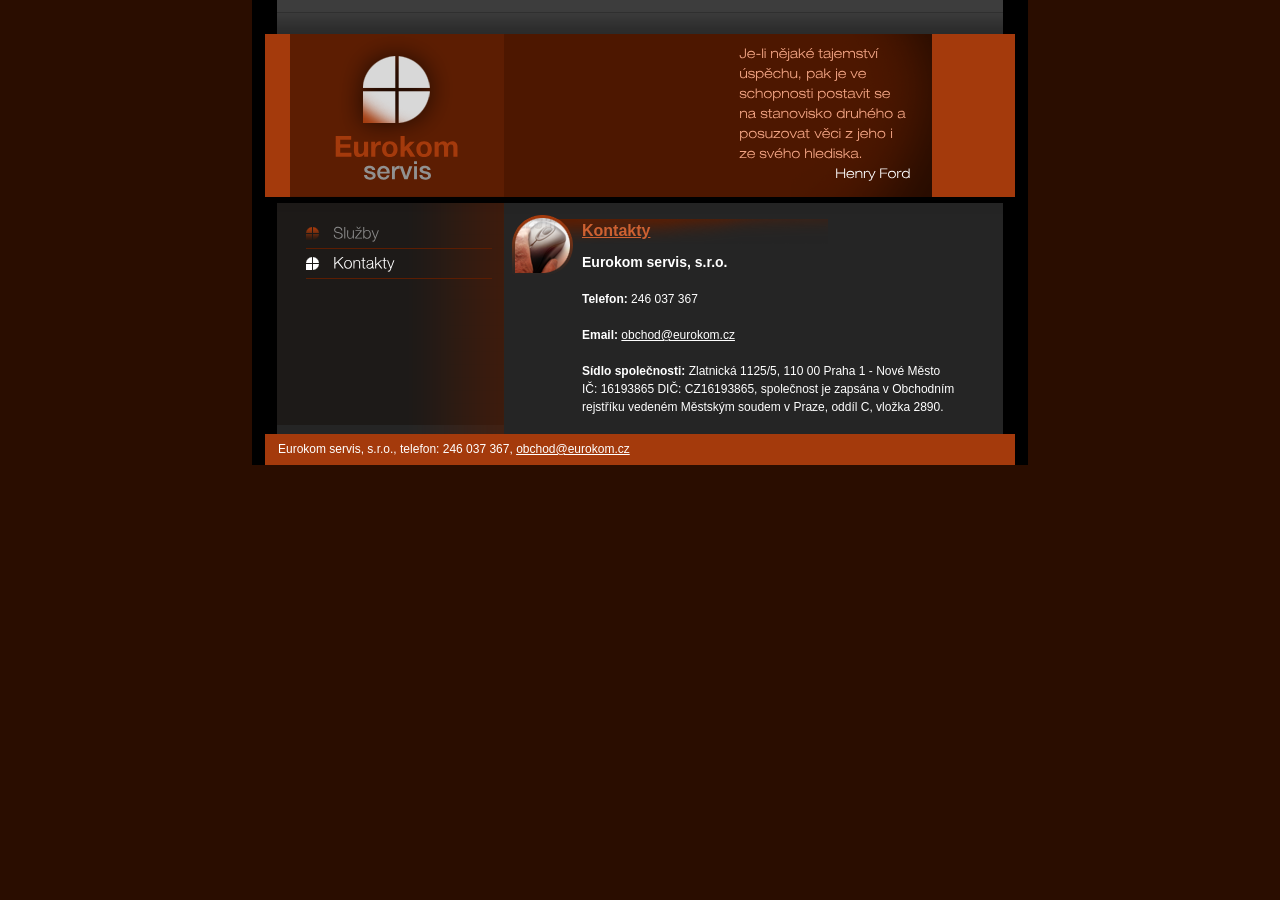
<file: contacts.html>
<!DOCTYPE html PUBLIC "-//W3C//DTD XHTML 1.0 Strict//EN" "http://www.w3.org/TR/xhtml1/DTD/xhtml1-strict.dtd">
<html xmlns="http://www.w3.org/1999/xhtml">

<head>

<meta http-equiv="Content-Type" content="text/html; charset=utf-8" />
<title>Eurokom - kontakty</title>
<link rel="stylesheet" type="text/css" href="css/eurokom.css" media="screen" />

<script type="text/javascript" src="https://ajax.googleapis.com/ajax/libs/jquery/1.7.2/jquery.js"></script>
<script type="text/javascript" src="./js/cufon-yui.js"></script>
<script src="js/font-replace.js" type="text/javascript"></script>
<script src="js/HelveticaNeueLT_Pro_700b.font.js" type="text/javascript"></script>
<script src="js/Helvetica_Neue_LT_Pro_500m.font.js" type="text/javascript"></script>
<script src="js/Helvetica_Neue_LT_Pro_300ltex.font.js" type="text/javascript"></script>
<script src="js/Helvetica_Neue_LT_Pro_300lt.font.js" type="text/javascript"></script>
</head>

<body>

<!-- Page containers for all pages -->

<div class="mega_container">
	<div class="container">
		<div class="container_in">

<!-- Heading for all pages (heading does not look same on the every page) -->

			<div class="heading1">

			</div>

			<div class="heading2">

			</div>

			<div class="heading3">
				<a class="logo" href="index.html">
					<h1 class="eurokom cfn_b">Eurokom</h1>
					<h1 class="servis cfn_m">servis</h1>
				</a>

				<div class="headpic">

				</div>

				<div class="headline">
					<p class="p1 cfn_ltex">Je-li nějaké tajemství úspěchu, pak je ve schopnosti postavit se na stanovisko druhého a posuzovat věci z jeho i ze svého hlediska.</p>
					<p class="p1 ford cfn_ltex">Henry Ford</p>
				</div>

			</div>

<!-- Main content of current page (or for all pages) -->

			<div class="main_section">

<!-- Menu -->

				<div class="menu">
					<div class="menu_top">
					</div>
					<a class="menu_button margin2 cfn_lt" href="index.html">Služby</a>
					<div class="services margin1 cfn_lt">
						Kontakty
					</div>
				</div>

<!-- Content -->

				<div class="content">

					<h2>Kontakty</h2>
					<p class="highlighted">Eurokom servis, s.r.o.</p>
					<p class="normal"><strong>Telefon:</strong> 246 037 367</p>
					<p class="normal"><strong>Email:</strong> <a class="link1" href="mailto:obchod@eurokom.cz">obchod@eurokom.cz</a></p>
					<p class="normal"><strong>Sídlo společnosti:</strong> Zlatnická 1125/5, 110 00 Praha 1 - Nové Město<br />
					IČ: 16193865 DIČ: CZ16193865, společnost je zapsána v Obchodním rejstříku vedeném Městským soudem v Praze, oddíl C, vložka 2890.
					</p>

				</div>

				<div class="menu_bottom">
				</div>
			</div>

<!-- Footer for all pages -->

			<div class="footer">
			<p>Eurokom servis, s.r.o., telefon: 246 037 367, <a class="link1" href="mailto:obchod@eurokom.cz">obchod@eurokom.cz</a></p>
			</div>
		</div>
	</div>
</div>

</body>

</html>
</file>
<file: css/eurokom.css>
/************/
/*Index.html*/
/************/

* {
	margin: 0;
	padding: 0;
}

html, body {
	font-family: Arial, sans-serif;
	/*letter-spacing: 0.2px;*/ /*For IE9*/
}

body {
	color: #ffffff;
	font-size: 12px;
	background: #2a0d00;
}

h2 {
	font-size: 16px;
	text-decoration: underline;
	color: #ce6131;
	padding-bottom: 12px;
}

.mega_container {
	position: absolute;
	width: 100%;
}

.container {
	width: 776px;
	position: relative;
	margin: auto auto;
}

.container_in {
	float: left;
	width: 776px;
	background: #000000;
}

.heading1 {
	width: 726px;
	height: 10px;
	border-bottom: 2px solid #3C3C3C;
	background-color: #3D3D3D;
	margin-left: 25px;
}

.heading2 {
	width: 726px;
	height: 21px;
	background: url("../images/heading2_bg.png");
	border-top: 1px solid #2F2F2F;
	margin-left: 25px;
}

.heading3 {
	width: 750px;
	height: 163px;
	background: #A43A0C;
	margin-left: 13px;
}

.logo {
	display: block;
	width: 214px;
	height: 163px;
	float: left;
	background: url("../images/logo.png");
	margin-left: 25px;
	text-align: center;
}

.logo .eurokom {
	font-size: 29px;
	color: #a43a0c;
	padding-top: 98px;
}

.logo  .servis {
	margin-top: -8px;
	font-size: 25px;
	color: #919191;
}

.headpic {
	width: 214px;
	height: 163px;
	float: left;
	background: #4d1700;
}

.headline {
	width: 214px;
	height: 163px;
	float: left;
	background: url("../images/headline_bg.png") right no-repeat;
	background-color: #4D1700;
}

.headline .p1 {
	font-size: 13px;
	color: #f2a483;
	padding: 10px 21px 0px 21px;
	line-height: 20px;
}

.headline .ford {
	padding-top: 0px;
	color: #ffffff;
	float: right;
}

.main_section {
	position: relative;
	float: left;
	width: 726px;
	background: url("../images/menu_bg.png") left repeat-y;
	margin-top: 6px;
	margin-left: 25px;
}

.menu {
	width: 227px;
	float: left;
}

.menu_top {
	width: 227px;
	height: 11px;
	background: url("../images/menu_top_bg.png");
}

.services {
	width: 159px;
	height: 29px;
	margin-left: 29px;
	margin-top: 5px;
	border-bottom: 1px solid #5C1D02;
	background: url("../images/circle_white.png") center left no-repeat;
	font-size: 16px;
	line-height: 30px;
	vertical-align: middle;
	color: #ffffff;
	padding-left: 27px;
}

.menu .margin1 {
	margin-top: 0px;
}

.menu .margin2 {
	margin-top: 5px;
}

.menu_button {
	display: block;
	width: 159px;
	height: 29px;
	margin-left: 29px;
	border-bottom: 1px solid #5C1D02;
	background: url("../images/circle_red.png") center left no-repeat;
	font-size: 16px;
	line-height: 30px;
	vertical-align: middle;
	text-decoration: none;
	color: #898989;
	padding-left: 27px;
}

.menu_button:hover {
	background: url("../images/circle_white.png") center left no-repeat;
	color: #ffffff;
}

.content {
	padding-left: 78px;
	padding-top: 8px;
	width: 421px;
	float: left;
	border-top: 11px solid #242424;
	background: url("../images/content_bg.png") 6px -1px no-repeat;
	background-color: #252525;
}

.content .highlighted {
	font-size: 14px;
	font-weight: bold;
	padding-bottom: 18px;
	padding-right: 18px;
	line-height: 20px;
}

.content .normal {
	padding-bottom: 18px;
	padding-right: 18px;
	line-height: 18px;
}

.content ul {
	padding-bottom: 18px;
	padding-right: 18px;
	list-style-position: inside;
}

/*.content .padding_right {
	padding-right: 139px;
}*/

.content .picture1 {
	float: right;
	width: 121px;
	height: 121px;
	background: #000000;
	margin: -9px 9px 9px 9px;
}

.menu_bottom {
	position: absolute;
	width: 227px;
	height: 9px;
	bottom: 0;
	left: 0;
	background: url("../images/menu_bottom_bg.png");
}

.footer {
	clear: left;
	width: 737px;
	height: 31px;
	background: #A43A0C;
	margin-left: 13px;
	line-height: 31px;
	padding-left: 13px;
	vertical-align: middle;
}

.link1 {
	text-decoration: underline;
	color: #ffffff;
}

.footer .line1 {
	padding-left: 5px;
	padding-right: 5px;
}
</file>
<file: znalec/styles.css>
/* ============================================================
   Břetislav Jirman – Odhady nemovitostí
   ============================================================ */

/* --- Reset & Base --- */
*, *::before, *::after { box-sizing: border-box; margin: 0; padding: 0; }

html { scroll-behavior: smooth; }

body {
  font-family: 'Inter', 'Segoe UI', Arial, sans-serif;
  font-size: 16px;
  line-height: 1.7;
  color: #2c3e50;
  background: #fff;
  -webkit-font-smoothing: antialiased;
}

a { color: #1a5fa8; text-decoration: none; }
a:hover { text-decoration: underline; }

img { max-width: 100%; display: block; }

.container {
  max-width: 1060px;
  margin: 0 auto;
  padding: 0 28px;
}

/* --- Buttons --- */
.btn-primary {
  display: inline-block;
  background: #1a5fa8;
  color: #fff;
  padding: 14px 34px;
  border-radius: 6px;
  font-size: 0.97rem;
  font-weight: 600;
  letter-spacing: 0.01em;
  border: none;
  cursor: pointer;
  transition: background 0.2s, box-shadow 0.2s, transform 0.15s;
  box-shadow: 0 2px 8px rgba(26,95,168,0.25);
}
.btn-primary:hover {
  background: #154d8a;
  box-shadow: 0 4px 16px rgba(26,95,168,0.35);
  transform: translateY(-1px);
  text-decoration: none;
}

.btn-nav {
  background: #1a5fa8;
  color: #fff !important;
  padding: 9px 22px;
  border-radius: 6px;
  font-weight: 600;
  font-size: 0.92rem;
  transition: background 0.2s, box-shadow 0.2s;
  box-shadow: 0 1px 4px rgba(26,95,168,0.2);
}
.btn-nav:hover { background: #154d8a; text-decoration: none; }

/* --- Header --- */
.site-header {
  position: sticky;
  top: 0;
  z-index: 100;
  background: rgba(255,255,255,0.97);
  backdrop-filter: blur(8px);
  border-bottom: 1px solid #e4eaf3;
  box-shadow: 0 1px 6px rgba(0,0,0,0.06);
}

.site-header .container {
  display: flex;
  align-items: center;
  justify-content: space-between;
  height: 70px;
}

.logo {
  display: flex;
  flex-direction: column;
  line-height: 1.25;
}
.logo-name {
  font-size: 1.1rem;
  font-weight: 700;
  color: #1a5fa8;
  letter-spacing: -0.01em;
}
.logo-tagline {
  font-size: 0.72rem;
  color: #8a99ad;
  text-transform: uppercase;
  letter-spacing: 0.09em;
  font-weight: 500;
}

.main-nav {
  display: flex;
  align-items: center;
  gap: 28px;
}
.main-nav a {
  font-size: 0.93rem;
  font-weight: 500;
  color: #3d5166;
  transition: color 0.15s;
}
.main-nav a:hover { color: #1a5fa8; text-decoration: none; }

/* --- Hero --- */
.hero {
  background: linear-gradient(140deg, #1a5fa8 0%, #0d3f73 60%, #082d55 100%);
  color: #fff;
  padding: 100px 0 92px;
  text-align: center;
  position: relative;
  overflow: hidden;
}

.hero::before {
  content: '';
  position: absolute;
  inset: 0;
  background:
    radial-gradient(ellipse 80% 60% at 50% 120%, rgba(255,255,255,0.06) 0%, transparent 70%),
    radial-gradient(ellipse 40% 40% at 80% 20%, rgba(255,255,255,0.04) 0%, transparent 60%);
  pointer-events: none;
}

.hero .container { position: relative; }

.hero h1 {
  font-size: clamp(2rem, 4.5vw, 3rem);
  font-weight: 800;
  margin-bottom: 20px;
  line-height: 1.2;
  letter-spacing: -0.02em;
}

.hero-sub {
  font-size: 1.1rem;
  opacity: 0.85;
  max-width: 580px;
  margin: 0 auto 40px;
  line-height: 1.7;
  font-weight: 400;
}

/* --- Section commons --- */
.services, .why, .contact, .when-needed, .faq, .pr-section {
  padding: 88px 0;
}

h2 {
  font-size: clamp(1.5rem, 3vw, 2.1rem);
  font-weight: 700;
  color: #1a2e45;
  margin-bottom: 12px;
  letter-spacing: -0.02em;
  line-height: 1.25;
}

.section-sub {
  color: #6b7a8d;
  font-size: 1.05rem;
  max-width: 580px;
  margin-bottom: 52px;
  line-height: 1.65;
}

/* --- Services --- */
.services { background: #f5f7fa; }

.services-grid {
  display: grid;
  grid-template-columns: repeat(auto-fit, minmax(290px, 1fr));
  gap: 20px;
}

.service-card {
  background: #fff;
  border: 1px solid #e4eaf3;
  border-radius: 10px;
  padding: 32px 28px;
  transition: box-shadow 0.25s, border-color 0.25s, transform 0.2s;
  box-shadow: 0 1px 4px rgba(0,0,0,0.04);
}
.service-card:hover {
  box-shadow: 0 8px 28px rgba(26,95,168,0.12);
  border-color: #b8cee8;
  transform: translateY(-2px);
}

.service-icon {
  font-size: 2rem;
  margin-bottom: 16px;
  display: block;
}

.service-card h3 {
  font-size: 1rem;
  font-weight: 700;
  color: #1a2e45;
  margin-bottom: 10px;
  letter-spacing: -0.01em;
}

.service-card p {
  font-size: 0.91rem;
  color: #6b7a8d;
  line-height: 1.65;
}

/* --- When needed --- */
.when-needed { background: #fff; }

.when-list {
  list-style: none;
  display: flex;
  flex-wrap: wrap;
  gap: 12px;
  margin-top: 36px;
}

.when-list li {
  display: flex;
  align-items: center;
  gap: 10px;
  padding: 12px 20px;
  background: #fff;
  border: 1px solid #e4eaf3;
  border-radius: 8px;
  font-size: 0.96rem;
  color: #1a2e45;
  font-weight: 500;
  box-shadow: 0 1px 4px rgba(0,0,0,0.05);
  transition: box-shadow 0.2s, border-color 0.2s;
}

.when-list li:hover {
  border-color: #b8cee8;
  box-shadow: 0 3px 10px rgba(26,95,168,0.1);
}

.when-list li::before {
  content: '✓';
  display: inline-flex;
  align-items: center;
  justify-content: center;
  width: 22px;
  height: 22px;
  min-width: 22px;
  background: #1a5fa8;
  color: #fff;
  border-radius: 50%;
  font-size: 0.68rem;
  font-weight: 700;
}

/* --- Why section --- */
.why { background: #f5f7fa; }

.why-inner {
  display: flex;
  align-items: center;
  gap: 64px;
  flex-wrap: wrap;
}

.why-text { flex: 1; min-width: 260px; }

.why-list {
  list-style: none;
  margin-top: 28px;
  display: flex;
  flex-direction: column;
  gap: 14px;
}

.why-list li {
  display: flex;
  align-items: center;
  gap: 14px;
  font-size: 1rem;
  color: #2c3e50;
  font-weight: 500;
}

.check {
  display: inline-flex;
  align-items: center;
  justify-content: center;
  width: 26px;
  height: 26px;
  background: #1a5fa8;
  color: #fff;
  border-radius: 50%;
  font-size: 0.75rem;
  font-weight: 700;
  flex-shrink: 0;
}

.why-cta {
  background: #fff;
  border: 1px solid #e4eaf3;
  border-radius: 12px;
  padding: 44px 40px;
  text-align: center;
  min-width: 260px;
  box-shadow: 0 2px 12px rgba(0,0,0,0.06);
}

.why-cta p {
  font-size: 1.1rem;
  font-weight: 700;
  color: #1a2e45;
  margin-bottom: 22px;
  letter-spacing: -0.01em;
}

/* --- FAQ --- */
.faq { background: #f5f7fa; }

.faq-list {
  margin-top: 36px;
  display: flex;
  flex-direction: column;
  gap: 10px;
  max-width: 800px;
}

.faq-item {
  background: #fff;
  border: 1px solid #e4eaf3;
  border-radius: 10px;
  overflow: hidden;
  transition: border-color 0.2s, box-shadow 0.2s;
  box-shadow: 0 1px 4px rgba(0,0,0,0.04);
}

.faq-item[open] {
  border-color: #b8cee8;
  box-shadow: 0 4px 16px rgba(26,95,168,0.09);
}

.faq-question {
  display: block;
  position: relative;
  padding: 20px 56px 20px 24px;
  font-size: 1rem;
  font-weight: 600;
  color: #1a2e45;
  cursor: pointer;
  list-style: none;
  transition: background 0.15s;
}
.faq-question:hover { background: #f8fafc; }
.faq-question::marker,
.faq-question::-webkit-details-marker { display: none; }

.faq-question::after {
  content: '+';
  position: absolute;
  right: 22px;
  top: 50%;
  transform: translateY(-50%);
  font-size: 1.5rem;
  font-weight: 300;
  color: #1a5fa8;
  line-height: 1;
  transition: transform 0.25s ease;
}

.faq-item[open] .faq-question::after {
  transform: translateY(-50%) rotate(45deg);
}

.faq-answer {
  padding: 0 24px 22px;
  border-top: 1px solid #f0f3f7;
}

.faq-answer p {
  font-size: 0.97rem;
  color: #5a6a7a;
  line-height: 1.75;
  margin-top: 16px;
}

/* --- PR section --- */
.pr-section {
  background: linear-gradient(135deg, #eef3fb 0%, #e8f0f9 100%);
  border-top: 1px solid #d6e4f5;
  border-bottom: 1px solid #d6e4f5;
}

.pr-inner {
  max-width: 780px;
}

.pr-inner h2 {
  font-size: clamp(1.3rem, 2.5vw, 1.75rem);
  margin-bottom: 28px;
}

.pr-inner p {
  font-size: 1rem;
  color: #3d5166;
  line-height: 1.8;
  margin-bottom: 18px;
}

.pr-inner p:last-of-type {
  font-weight: 600;
  color: #1a2e45;
  margin-bottom: 0;
}

/* --- Contact --- */
.contact { background: #f5f7fa; }

.contact-info-only {
  display: grid;
  grid-template-columns: repeat(auto-fit, minmax(200px, 1fr));
  gap: 36px;
  margin-top: 8px;
}

.contact-item {
  display: flex;
  flex-direction: column;
  gap: 6px;
}

.contact-label {
  font-size: 0.72rem;
  text-transform: uppercase;
  letter-spacing: 0.1em;
  color: #8a99ad;
  font-weight: 600;
}

.contact-item span,
.contact-item a {
  font-size: 1rem;
  color: #2c3e50;
  font-weight: 500;
}

.contact-item a:hover { color: #1a5fa8; }

/* --- Footer --- */
.site-footer {
  background: #1a2e45;
  color: #7a8fa3;
  text-align: center;
  padding: 32px 0;
  font-size: 0.86rem;
  letter-spacing: 0.01em;
}

/* --- Responsive --- */
@media (max-width: 780px) {
  .why-inner {
    flex-direction: column;
    gap: 36px;
  }
  .why-cta { width: 100%; }
  .hero { padding: 72px 0 64px; }
  .main-nav { gap: 16px; }
  .services, .why, .contact, .when-needed, .faq, .pr-section { padding: 64px 0; }
}

@media (max-width: 480px) {
  .site-header .container { height: 62px; }
  .logo-name { font-size: 1rem; }
  .hero h1 { font-size: 1.8rem; }
  .when-list { grid-template-columns: 1fr; }
  .container { padding: 0 18px; }
}
</file>
